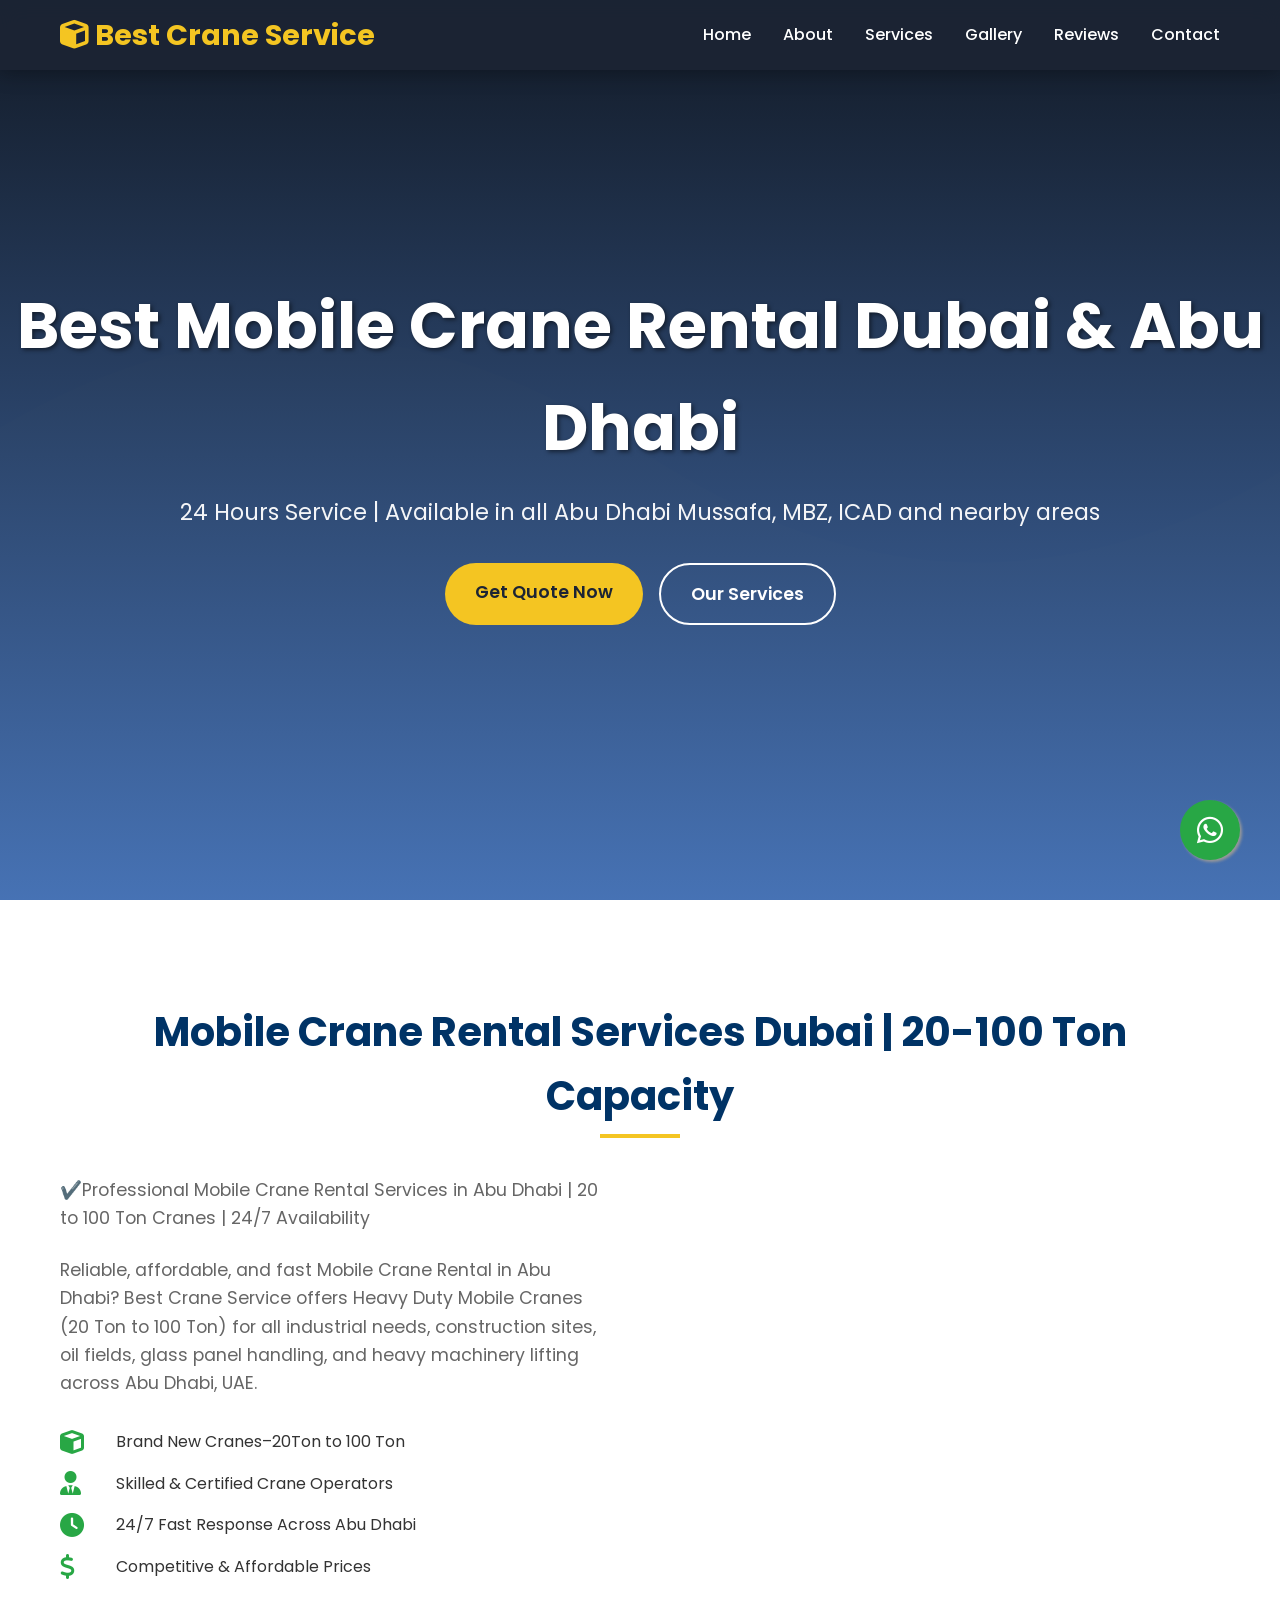
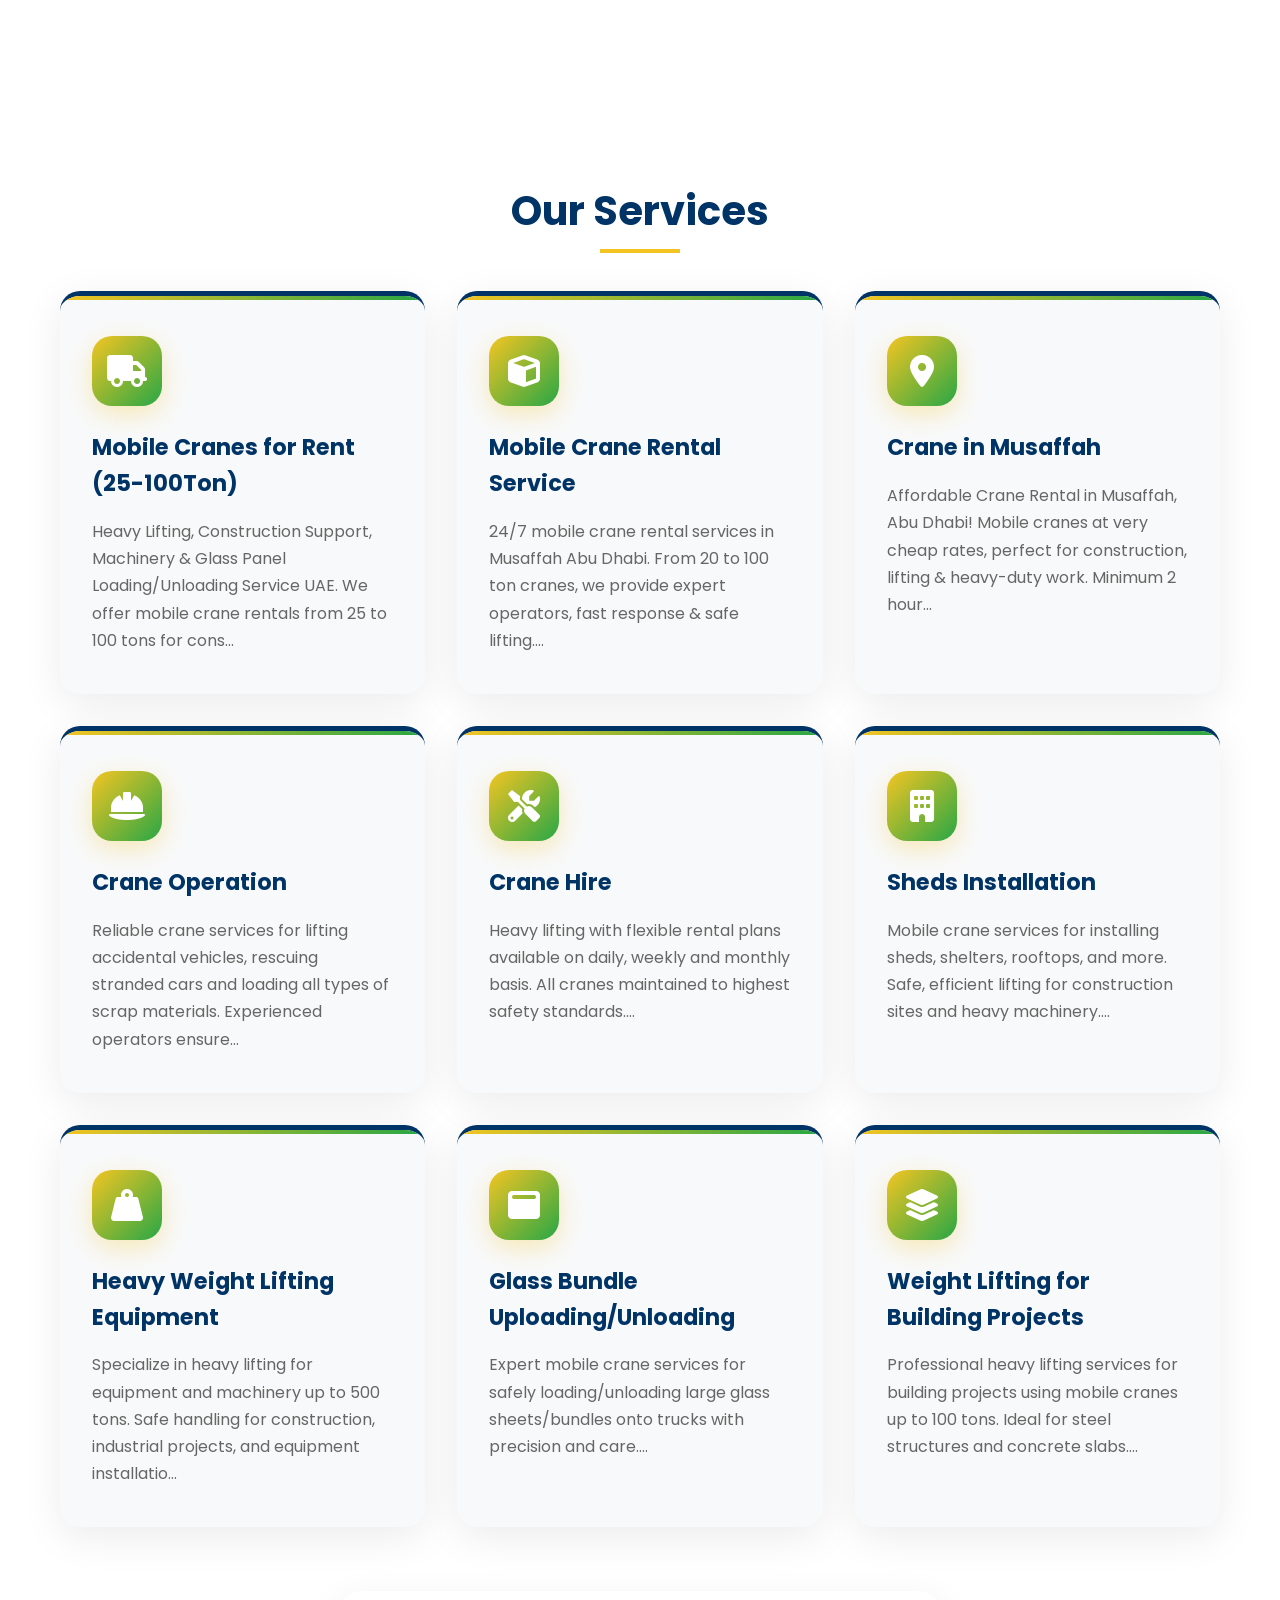
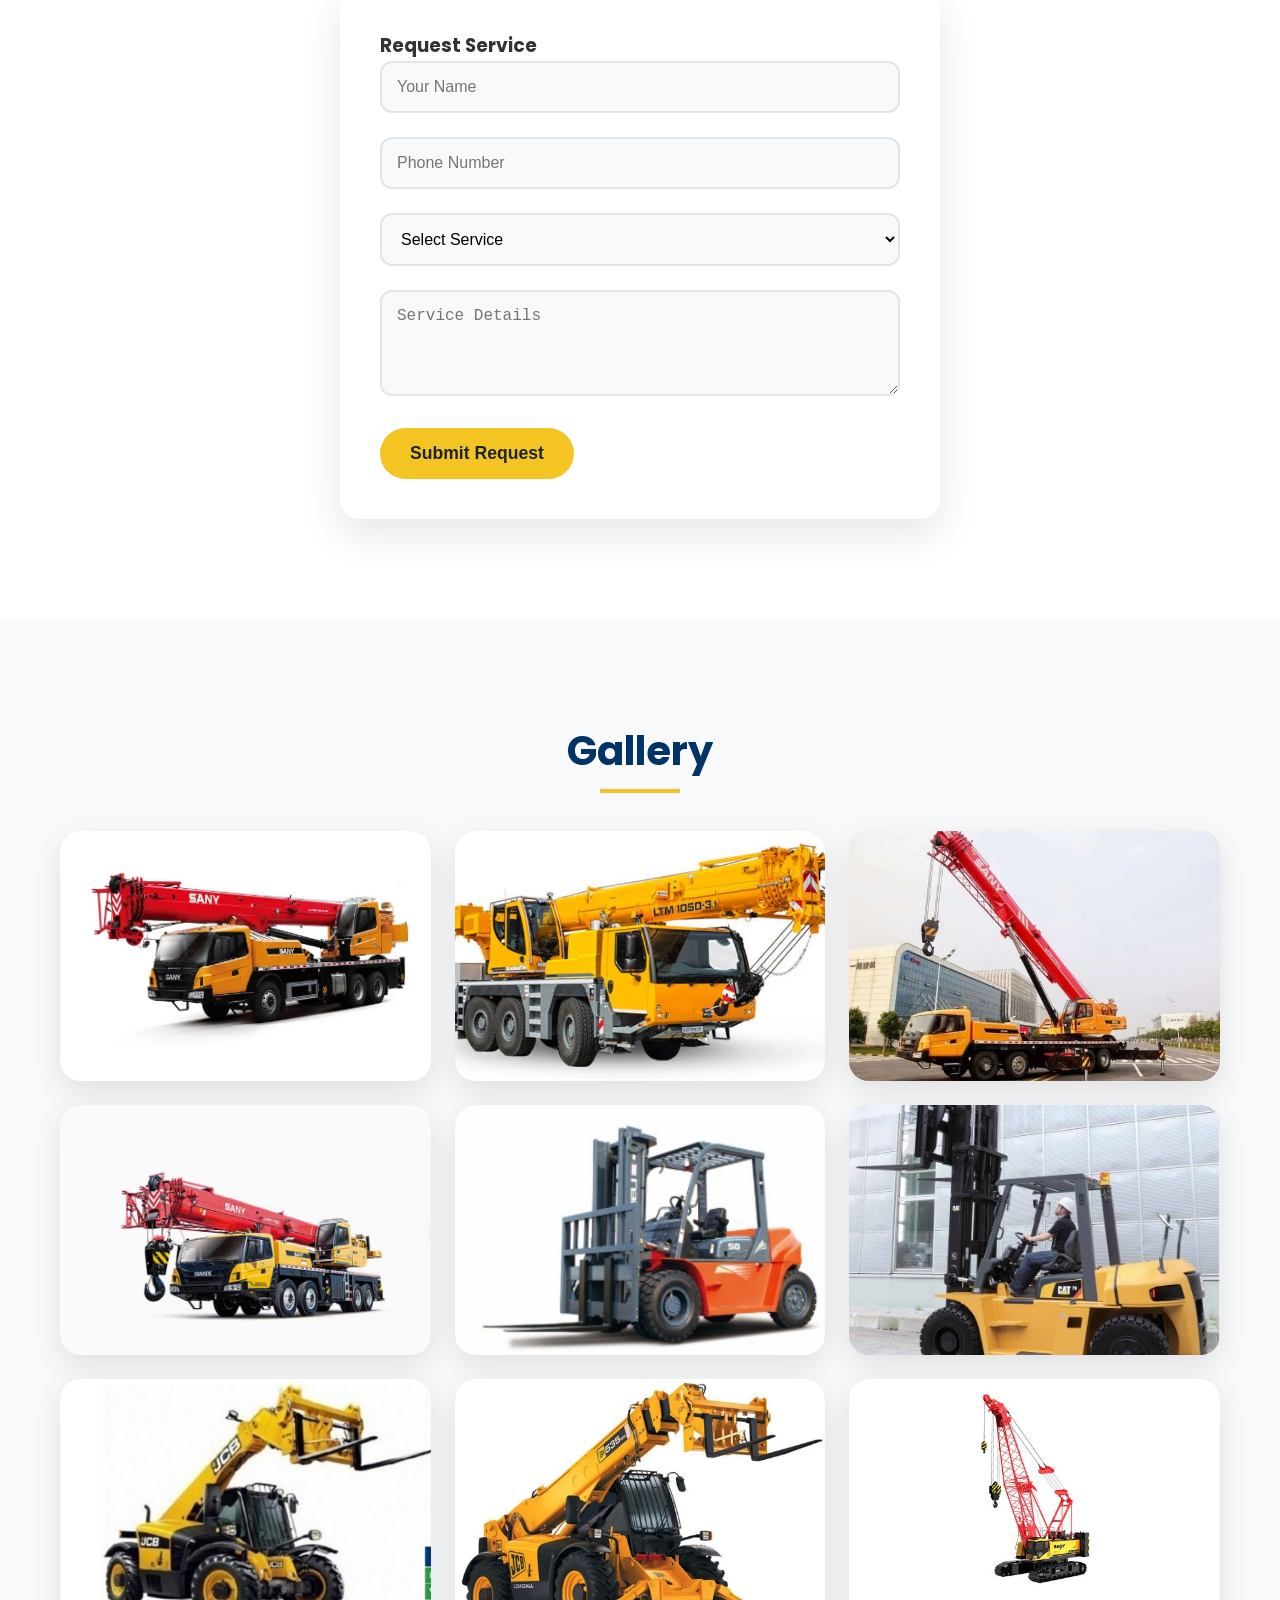
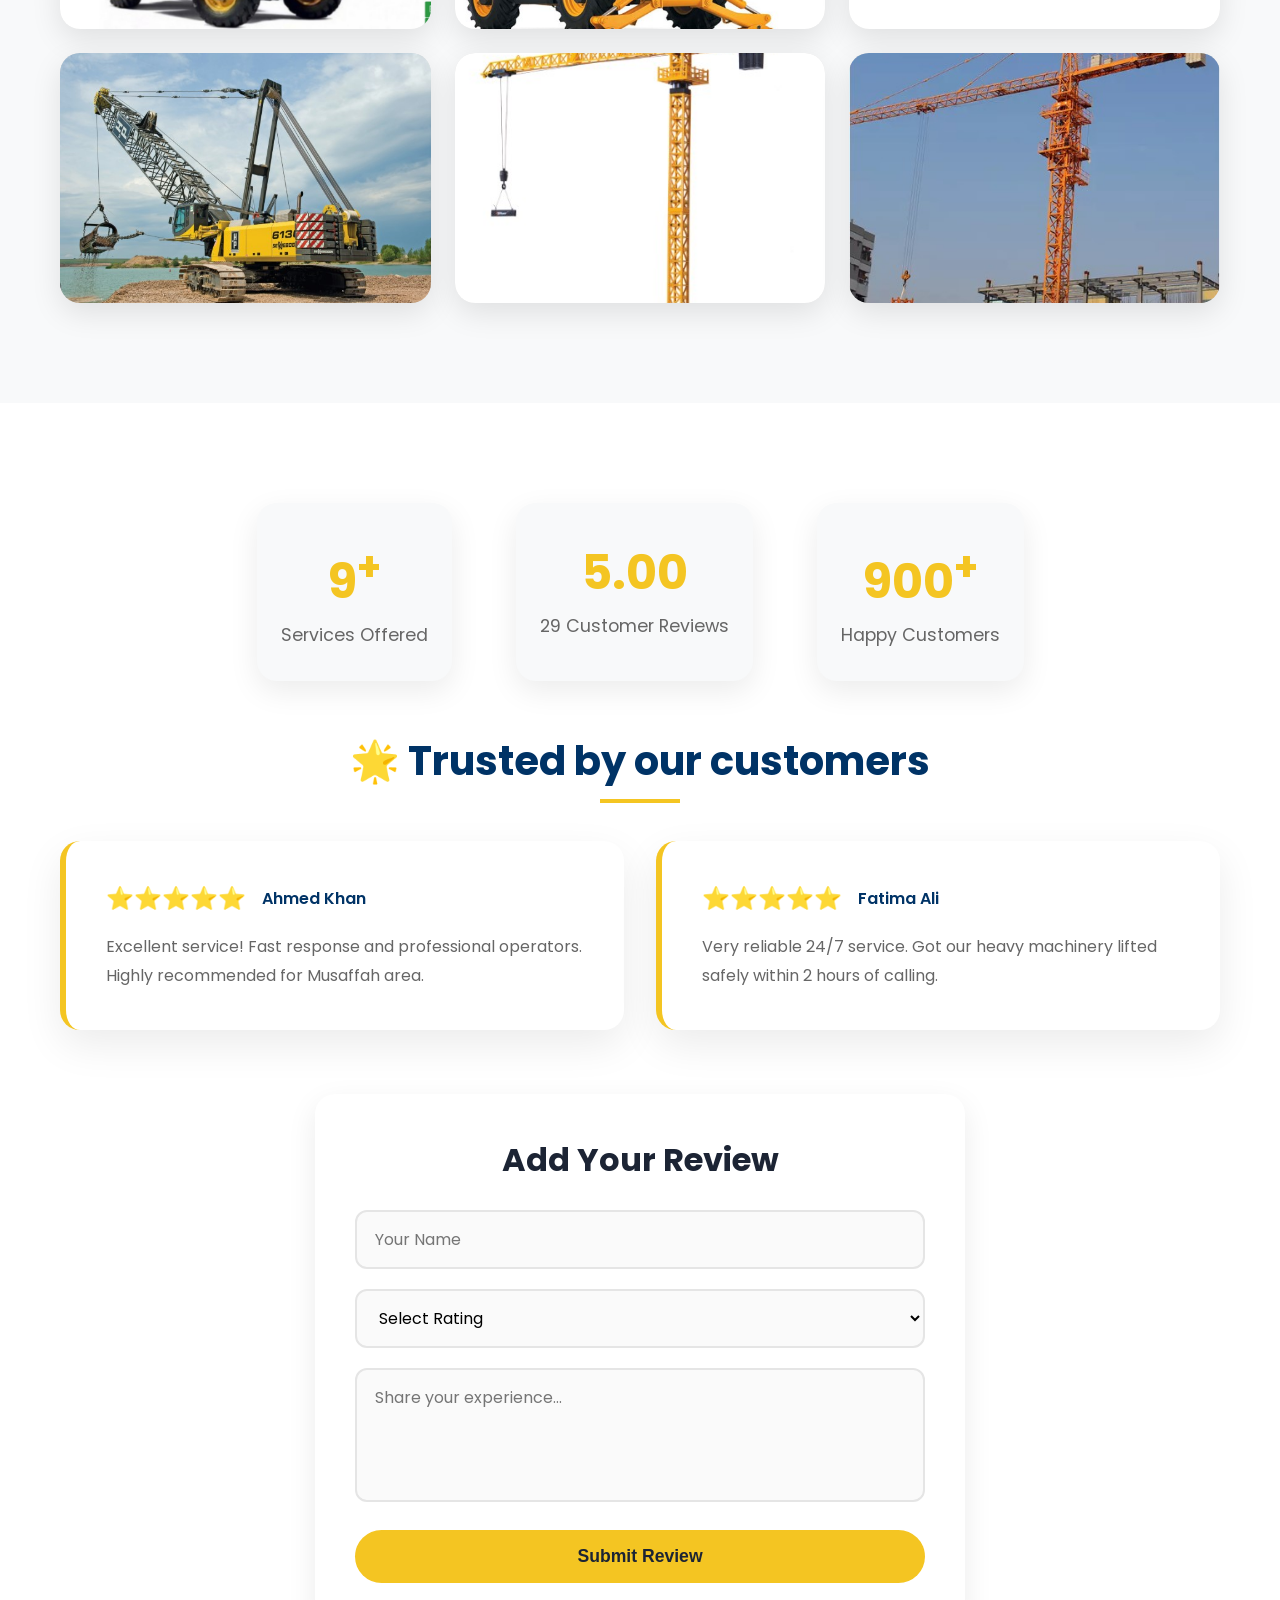
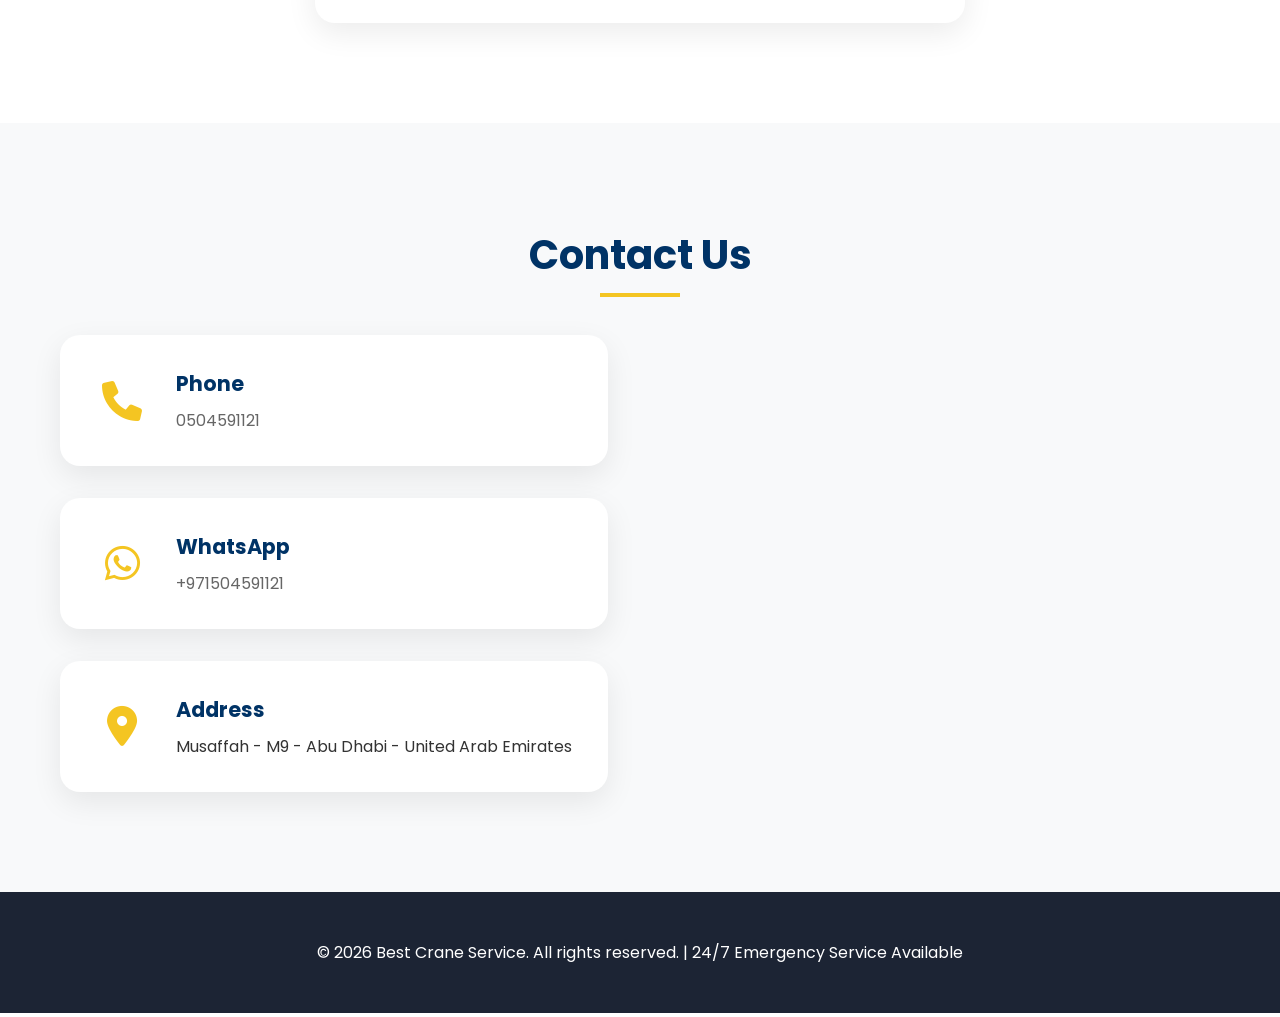
<file: index.html>
<!DOCTYPE html>
<html lang="en" dir="ltr">
<head>
    <!-- SEO META TAGS -->
    <meta charset="UTF-8">
    <meta name="viewport" content="width=device-width, initial-scale=1.0">
    
    <!-- Primary Title for SEO -->
    <title>Best Crane Rental Dubai | Mobile Crane Service Abu Dhabi | 20-100 Ton Cranes 24/7</title>
    
    <!-- Open Graph / Social Media -->
    <meta property="og:title" content="Best Crane Rental Dubai | Mobile Crane Service Abu Dhabi">
    <meta property="og:description" content="24/7 Mobile Crane Rental in Dubai & Abu Dhabi. 20-100 Ton Cranes for Construction, Heavy Lifting, Glass Panels. Musaffah, MBZ, ICAD. Call 0504591121">
    <meta property="og:image" content="https://picsum.photos/1200/630?random=1">
    <meta property="og:url" content="https://bestcraneservice.ae">
    <meta property="og:type" content="website">
    
    <!-- Twitter Cards -->
    <meta name="twitter:card" content="summary_large_image">
    <meta name="twitter:title" content="Best Crane Rental Dubai | Mobile Crane Service Abu Dhabi">
    <meta name="twitter:description" content="Professional 20-100 Ton Mobile Cranes. 24/7 Service in Musaffah, MBZ, ICAD. Call Now!">
    
    <!-- SEO Description -->
    <meta name="description" content="Best Mobile Crane Rental Dubai & Abu Dhabi. 20-100 Ton Cranes for Construction, Heavy Lifting, Glass Panels, Oil Fields. 24/7 Service in Musaffah, MBZ, ICAD. Call 0504591121">
    
    <!-- SEO Keywords -->
    <meta name="keywords" content="crane rental dubai, mobile crane abu dhabi, crane service uae, heavy lifting dubai, 20 ton crane rental, 50 ton crane, 100 ton crane, musaffah crane service, mbz crane rental, icad cranes">
    
    <!-- Business Schema -->
    <script type="application/ld+json">
    {
        "@context": "https://schema.org",
        "@type": "LocalBusiness",
        "name": "Best Crane Service",
        "description": "24/7 Mobile Crane Rental in Dubai & Abu Dhabi. 20-100 Ton Cranes.",
        "telephone": "0504591121",
        "url": "https://bestcraneservice.ae",
        "address": {
            "@type": "PostalAddress",
            "streetAddress": "M9",
            "addressLocality": "Musaffah",
            "addressRegion": "Abu Dhabi",
            "addressCountry": "UAE"
        },
        "geo": {
            "@type": "GeoCoordinates",
            "latitude": 24.3667,
            "longitude": 54.4667
        },
        "openingHours": "Mo-Su 00:00-23:59",
        "priceRange": "$$",
        "sameAs": [
            "https://wa.me/+971504591121"
        ],
        "serviceType": "Mobile Crane Rental",
        "areaServed": ["Dubai", "Abu Dhabi", "Musaffah", "MBZ", "ICAD", "UAE"]
    }
    </script>

    <!-- Favicon -->
     <link rel="icon" type="image/jpg" sizes="32x32" href="images/logo.jpg">
    <link rel="icon" type="image/jpg" sizes="16x16" href="images/logo.jpg">
    <link rel="shortcut icon" href="images/icon.png">
    
    <link rel="stylesheet" href="style.css">
    <link href="https://cdnjs.cloudflare.com/ajax/libs/font-awesome/6.0.0/css/all.min.css" rel="stylesheet">
    <link href="https://fonts.googleapis.com/css2?family=Poppins:wght@300;400;500;600;700;800&display=swap" rel="stylesheet">
    
    <link rel="stylesheet" href="style.css">
    <link href="https://cdnjs.cloudflare.com/ajax/libs/font-awesome/6.0.0/css/all.min.css" rel="stylesheet">
    <link href="https://fonts.googleapis.com/css2?family=Poppins:wght@300;400;500;600;700;800&display=swap" rel="stylesheet">
</head>
<body>
    <!-- WhatsApp Toggle Button -->
    <a href="https://wa.me/+971504591121?text=Hi! I need crane service in Abu Dhabi" class="whatsapp-float" target="_blank">
        <i class="fab fa-whatsapp"></i>
    </a>

    <!-- Header -->
    <header class="header">
        <nav class="navbar">
            <div class="nav-container">
                <div class="logo">
                    <h2><i class="fas fa-cube"></i> Best Crane Service</h2>
                </div>
                <ul class="nav-menu">
                    <li><a href="#home" class="nav-link">Home</a></li>
                    <li><a href="#about" class="nav-link">About</a></li>
                    <li><a href="#services" class="nav-link">Services</a></li>
                    <li><a href="#gallery" class="nav-link">Gallery</a></li>
                    <li><a href="#reviews" class="nav-link">Reviews</a></li>
                    <li><a href="#contact" class="nav-link">Contact</a></li>
                </ul>
                <div class="hamburger">
                    <span></span>
                    <span></span>
                    <span></span>
                </div>
            </div>
        </nav>
    </header>

    <!-- Home Section -->
    <section id="home" class="hero">
        <div class="hero-content">
            <h1>Best Mobile Crane Rental Dubai & Abu Dhabi</h1>
            <p class="hero-subtitle">24 Hours Service | Available in all Abu Dhabi Mussafa, MBZ, ICAD and nearby areas</p>
            <div class="hero-buttons">
                <a href="#contact" class="btn btn-primary">Get Quote Now</a>
                <a href="#services" class="btn btn-secondary">Our Services</a>
            </div>
        </div>
    </section>

    <!-- About Section -->
    <section id="about" class="about">
        <div class="container">
            <h2 class="section-title">Mobile Crane Rental Services Dubai | 20-100 Ton Capacity</h2>
            <div class="about-content">
                <div class="about-text">
                    <p>✔️Professional Mobile Crane Rental Services in Abu Dhabi | 20 to 100 Ton Cranes | 24/7 Availability</p>
                    <p>Reliable, affordable, and fast Mobile Crane Rental in Abu Dhabi? Best Crane Service offers Heavy Duty Mobile Cranes (20 Ton to 100 Ton) for all industrial needs, construction sites, oil fields, glass panel handling, and heavy machinery lifting across Abu Dhabi, UAE.</p>
                    <div class="features">
                        <div class="feature">
                            <i class="fas fa-cube"></i>
                            <span>Brand New Cranes–20Ton to 100 Ton</span>
                        </div>
                        <div class="feature">
                            <i class="fas fa-user-tie"></i>
                            <span>Skilled & Certified Crane Operators</span>
                        </div>
                        <div class="feature">
                            <i class="fas fa-clock"></i>
                            <span>24/7 Fast Response Across Abu Dhabi</span>
                        </div>
                        <div class="feature">
                            <i class="fas fa-dollar-sign"></i>
                            <span>Competitive & Affordable Prices</span>
                        </div>
                    </div>
                </div>
            </div>
        </div>
    </section>

    <!-- Services Section -->
    <section id="services" class="services">
        <div class="container">
            <h2 class="section-title">Our Services</h2>
            <div class="services-grid" id="servicesGrid">
                <!-- Services will be loaded dynamically -->
            </div>
            <!-- Service Request Form -->
            <div class="service-form-container">
                <h3>Request Service</h3>
                <form id="serviceForm" class="service-form">
                    <div class="form-group">
                        <input type="text" id="name" placeholder="Your Name" required>
                    </div>
                    <div class="form-group">
                        <input type="tel" id="phone" placeholder="Phone Number" required>
                    </div>
                    <div class="form-group">
                        <select id="serviceType" required>
                            <option value="">Select Service</option>
                        </select>
                    </div>
                    <div class="form-group">
                        <textarea id="details" placeholder="Service Details" rows="4"></textarea>
                    </div>
                    <button type="submit" class="btn btn-primary">Submit Request</button>
                </form>
            </div>
        </div>
    </section>

    <!-- Gallery Section -->
    <section id="gallery" class="gallery">
        <div class="container">
            <h2 class="section-title">Gallery</h2>
            <div class="gallery-grid" id="galleryGrid">
                <!-- Gallery images will be loaded dynamically -->
            </div>
        </div>
    </section>

    <!-- Reviews Section -->
    <section id="reviews" class="reviews">
        <div class="container">
            <div class="stats">
                <div class="stat">
                    <h3>9<sup>+</sup></h3>
                    <p>Services Offered</p>
                </div>
                <div class="stat">
                    <h3>5.00</h3>
                    <p>29 Customer Reviews</p>
                </div>
                <div class="stat">
                    <h3>900<sup>+</sup></h3>
                    <p>Happy Customers</p>
                </div>
            </div>
            <h2 class="section-title">🌟 Trusted by our customers</h2>
            <div class="reviews-grid" id="reviewsGrid">
                <!-- Reviews will be loaded dynamically -->
            </div>
            <!-- Add Review Form -->
            <div class="review-form-container">
                <h3>Add Your Review</h3>
                <form id="reviewForm" class="review-form">
                    <div class="form-group">
                        <input type="text" id="reviewName" placeholder="Your Name" required>
                    </div>
                    <div class="form-group">
                        <select id="rating" required>
                            <option value="">Select Rating</option>
                            <option value="5">⭐⭐⭐⭐⭐ 5 Stars</option>
                            <option value="4">⭐⭐⭐⭐ 4 Stars</option>
                            <option value="3">⭐⭐⭐ 3 Stars</option>
                            <option value="2">⭐⭐ 2 Stars</option>
                            <option value="1">⭐ 1 Star</option>
                        </select>
                    </div>
                    <div class="form-group">
                        <textarea id="reviewText" placeholder="Share your experience..." rows="4" required></textarea>
                    </div>
                    <button type="submit" class="btn btn-primary">Submit Review</button>
                </form>
            </div>
        </div>
    </section>

    <!-- Contact Section -->
    <section id="contact" class="contact">
        <div class="container">
            <h2 class="section-title">Contact Us</h2>
            <div class="contact-content">
                <div class="contact-info" id="contactInfo">
                    <!-- Contact info loaded dynamically -->
                </div>
                <div class="contact-map">
    <iframe
        src="https://maps.google.com/maps?q=Mussafah%20M9%20Abu%20Dhabi&t=&z=17&ie=UTF8&iwloc=&output=embed"
        width="100%"
        height="400"
        style="border:0;"
        allowfullscreen=""
        loading="lazy">
    </iframe>
</div>
            </div>
        </div>
    </section>

    <!-- Footer -->
    <footer class="footer">
        <div class="container">
            <p>&copy; 2026 Best Crane Service. All rights reserved. | 24/7 Emergency Service Available</p>
        </div>
    </footer>

    <script src="script.js"></script>
</body>
</html>
</file>
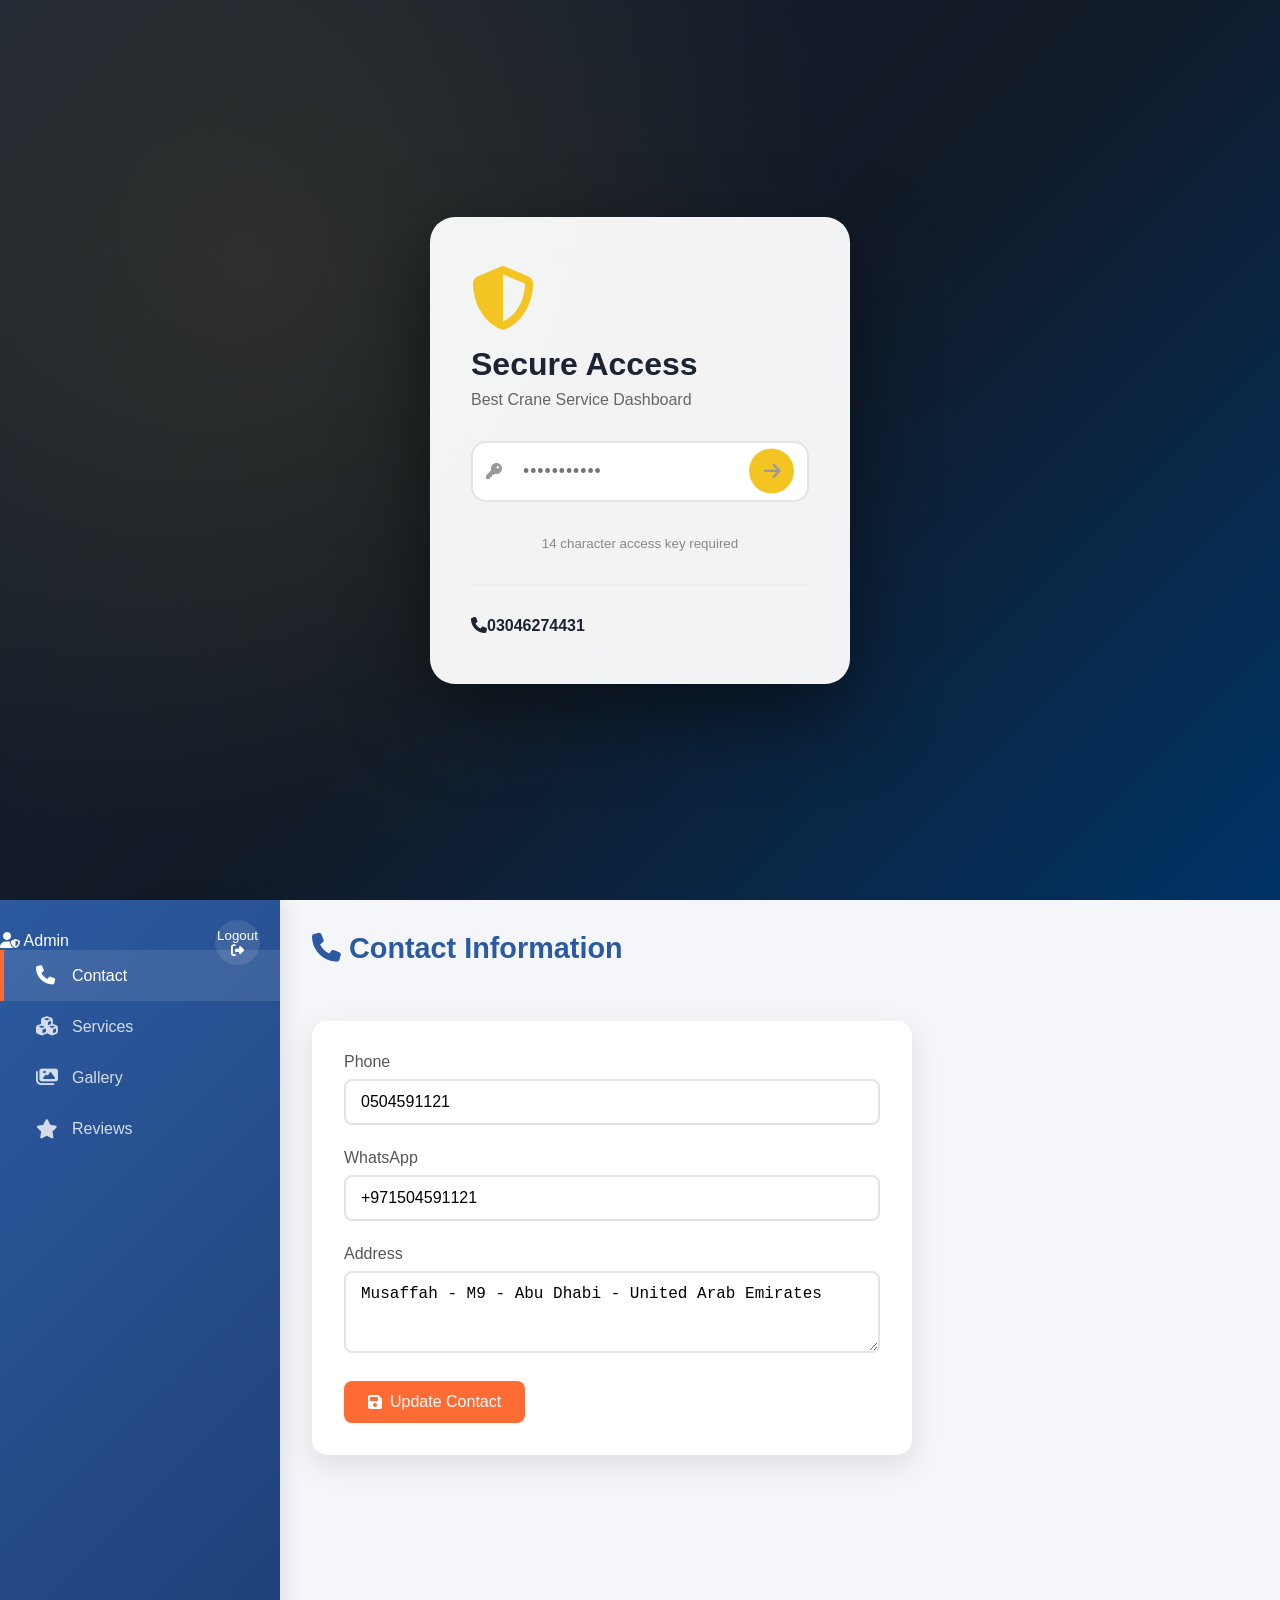
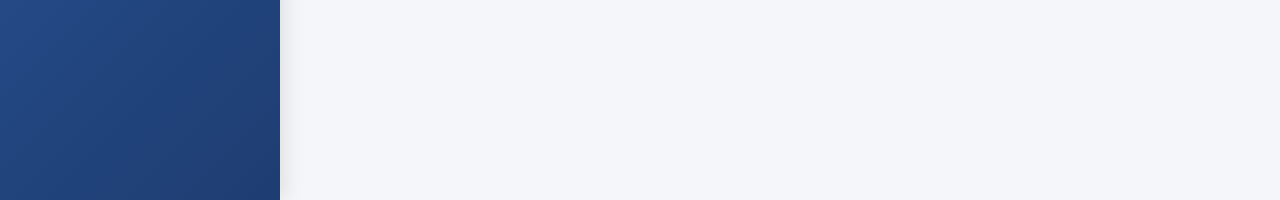
<file: admin.html>
<!DOCTYPE html>
<html lang="en">
<head>
    <meta charset="UTF-8">
    <meta name="viewport" content="width=device-width, initial-scale=1.0">
    <meta name="robots" content="noindex, nofollow, noarchive">
    <title>Best Crane Service - Dashboard</title> <!-- Generic title -->
    <link rel="stylesheet" href="admin.css?v=2.1">
    <link href="https://cdnjs.cloudflare.com/ajax/libs/font-awesome/6.4.0/css/all.min.css" rel="stylesheet">
    <style>
        /* Anti-Selection */
        body { user-select: none; -webkit-user-select: none; }
        /* Hide from bots */
        .admin-panel { display: none; }
    </style>
</head>
<body>
        <!-- 🔐 LOGIN SCREEN (Publicly Visible) -->
    <div id="loginContainer" class="login-wrapper">
        <div class="login-box">
            <div class="login-header">
                <i class="fas fa-shield-alt"></i>
                <h1>Secure Access</h1>
                <p>Best Crane Service Dashboard</p>
            </div>
            <form id="authForm">
                <div class="input-group">
                    <i class="fas fa-key"></i>
                    <input type="password" id="accessKey" placeholder="•••••••••••" maxlength="20" required>
                    <button type="submit" class="submit-btn">
                        <i class="fas fa-arrow-right"></i>
                    </button>
                </div>
                <div class="login-hint">
                    <small>14 character access key required</small>
                </div>
            </form>
            <div class="support">
                <p><i class="fas fa-phone"></i>03046274431</p>
            </div>
        </div>
    </div>
     <!-- 🛡️ ADMIN PANEL (Hidden Until Auth) -->
    <div id="adminPanel" class="admin-container">
        <!-- Sidebar -->
        <aside class="sidebar">
            <div class="sidebar-header">
                <div class="user-info">
                    <i class="fas fa-user-shield"></i>
                    <span>Admin</span>
                </div>
                <button id="logoutBtn" class="logout-btn"><span>Logout</span>
                    <i class="fas fa-sign-out-alt"></i>
                </button>
            </div>
            <nav class="admin-nav">
                <a href="#contact" class="nav-item active" data-section="contact">
                    <i class="fas fa-phone"></i> Contact
                </a>
                <a href="#services" class="nav-item" data-section="services">
                    <i class="fas fa-cubes"></i> Services
                </a>
                <a href="#gallery" class="nav-item" data-section="gallery">
                    <i class="fas fa-images"></i> Gallery
                </a>
                <a href="#reviews" class="nav-item" data-section="reviews">
                    <i class="fas fa-star"></i> Reviews
                </a>
            </nav>
        </aside>

        <!-- Main Content (Same as before) -->
        <main class="admin-main">
            <!-- Contact Section -->
            <section id="contact-section" class="admin-section active">
                <div class="section-header">
                    <h2><i class="fas fa-phone"></i> Contact Information</h2>
                </div>
                <form id="contactForm" class="admin-form">
                    <div class="form-row">
                        <div class="form-group">
                            <label>Phone</label>
                            <input type="text" id="adminPhone" required>
                        </div>
                        <div class="form-group">
                            <label>WhatsApp</label>
                            <input type="tel" id="adminWhatsapp" required>
                        </div>
                    </div>
                    <div class="form-group">
                        <label>Address</label>
                        <textarea id="adminAddress" rows="3" required></textarea>
                    </div>
                    <button type="submit" class="btn btn-primary">
                        <i class="fas fa-save"></i> Update Contact
                    </button>
                </form>
            </section>
            <!-- Services Management -->
            <section id="services-section" class="admin-section">
                <div class="section-header">
                    <h2>Services Management</h2>
                    <button class="btn btn-success" id="addServiceBtn">
                        <i class="fas fa-plus"></i> Add Service
                    </button>
                </div>
                <div id="servicesList" class="items-list"></div>
            </section>

            <!-- Gallery Management -->
            <section id="gallery-section" class="admin-section">
                <div class="section-header">
                    <h2>Gallery Management</h2>
                    <button class="btn btn-success" id="addImageBtn">
                        <i class="fas fa-plus"></i> Add Image
                    </button>
                </div>
                <div id="galleryList" class="items-list"></div>
            </section>

            <!-- Reviews Management -->
            <section id="reviews-section" class="admin-section">
                <div class="section-header">
                    <h2>Reviews Management</h2>
                </div>
                <div id="reviewsList" class="items-list"></div>
            </section>
        </main>
    </div>
    <!-- Add Service Modal -->
<!-- Service Modal - ICON DROPDOWN ADDED -->
<div id="serviceModal" class="modal">
    <div class="modal-content">
        <div class="modal-header">
            <h3 id="modalTitle">Add New Service</h3>
            <span class="close">&times;</span>
        </div>
        <form id="serviceFormModal">
            <div class="form-group">
                <label>Service Title *</label>
                <input type="text" id="serviceTitle" placeholder="Enter service title" required>
            </div>
            
            <div class="form-group">
                <label>Choose Icon ✨</label>
                <div class="icon-selector">
                    <select id="serviceIcon" required>
                        <option value="">Select Icon</option>
                        <option value="fas fa-truck-pickup">🚛 Truck Crane</option>
                        <option value="fas fa-cube">📦 Crane Load</option>
                        <option value="fas fa-weight-hanging">⚖️ Heavy Lift</option>
                        <option value="fas fa-hard-hat">👷 Crane Operator</option>
                        <option value="fas fa-tools">🔧 Crane Tools</option>
                        <option value="fas fa-building">🏢 Building</option>
                        <option value="fas fa-window-maximize">🪟 Glass Panel</option>
                        <option value="fas fa-layer-group">🏗️ Construction</option>
                        <option value="fas fa-map-marker-alt">📍 Location</option>
                        <option value="fas fa-clock">⏰ 24/7 Service</option>
                        <option value="fas fa-dollar-sign">💰 Affordable</option>
                        <option value="fas fa-shield-alt">🛡️ Safety</option>
                        <option value="fas fa-users">👥 Team</option>
                        <option value="fas fa-cogs">⚙️ Machinery</option>
                    </select>
                    <div id="iconPreview" class="icon-preview">
                        <i class="fas fa-truck-pickup"></i>
                        <span>Preview</span>
                    </div>
                </div>
            </div>
            
            <div class="form-group">
                <label>Description *</label>
                <textarea id="serviceDesc" rows="5" placeholder="Write service description..." required></textarea>
            </div>
            
            <div class="modal-actions">
                <button type="button" class="btn btn-secondary" id="cancelService">Cancel</button>
                <button type="submit" class="btn btn-primary">Save Service</button>
            </div>
        </form>
    </div>
</div>

    <!-- Add Image Modal -->
<div id="imageModal" class="modal">
    <div class="modal-content">
        <div class="modal-header">
            <h3>Add Gallery Image</h3>
            <span class="close">&times;</span>
        </div>
        <form id="imageFormModal">
            <div class="form-group">
                <label>Image URL</label>
                <input type="url" id="imageUrl" placeholder="https://example.com/crane-image.jpg" required>
            </div>
            <div class="form-group">
                <label>Live Preview</label>
                <div style="border: 2px dashed #ddd; border-radius: 10px; padding: 1rem; text-align: center; min-height: 200px; background: #f8f9fa;">
                    <img id="imagePreview" style="max-width: 100%; max-height: 200px; border-radius: 8px; display: none;">
                    <p id="previewText" style="color: #666; margin: 0;">Enter URL above to see preview</p>
                </div>
            </div>
            <div class="modal-actions">
                <button type="button" class="btn btn-secondary" id="cancelImage">Cancel</button>
                <button type="submit" class="btn btn-primary">Add Image</button>
            </div>
        </form>
    </div>
</div>

    <script src="admin.js"></script>
</body>
</html>
</file>
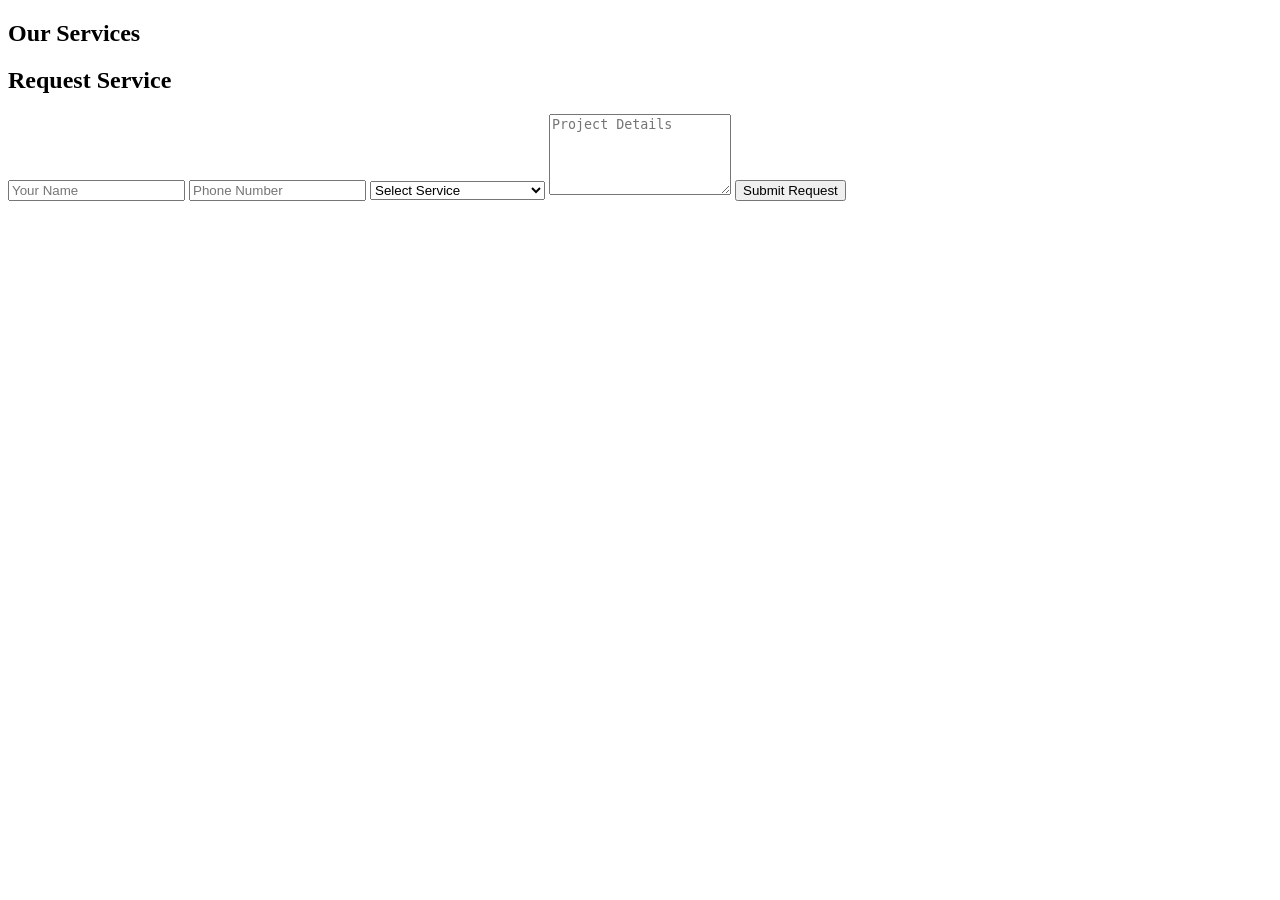
<file: services.html>
<!DOCTYPE html>
<html lang="en">
<head>
    <title>Services - Best Crane Service</title>
</head>
<body>
    <!-- Navbar & WhatsApp -->

    <section class="page-hero">
        <div class="container">
            <h1>Our Services</h1>
        </div>
    </section>

    <section class="services-list">
        <div class="container">
            <!-- Services loaded dynamically from localStorage -->
            <div id="services-container">
                <!-- Admin editable services will appear here -->
            </div>
        </div>
    </section>

    <!-- Service Request Form -->
    <section class="service-form">
        <div class="container">
            <div class="card">
                <h2>Request Service</h2>
                <form id="service-form">
                    <input type="text" placeholder="Your Name" required>
                    <input type="tel" placeholder="Phone Number" required>
                    <select required>
                        <option value="">Select Service</option>
                        <option>Mobile Cranes 25-100Ton</option>
                        <!-- Dynamic options -->
                    </select>
                    <textarea placeholder="Project Details" rows="5" required></textarea>
                    <button type="submit" class="btn-primary full-width">Submit Request</button>
                </form>
            </div>
        </div>
    </section>
</body>
</html>
</file>
<file: style.css>
* {
    margin: 0;
    padding: 0;
    box-sizing: border-box;
}

body {
    font-family: 'Poppins', sans-serif;
    line-height: 1.6;
    color: #333;
    overflow-x: hidden;
}

/* === COLOR SCHEME === */
:root {
    --nav-bg: #1C2434;
    --hero-bg: #121A26;
    --cta-yellow: #F4C522;
    --body-bg: #FFFFFF;
    --services-heading: #003366;
    --services-card: #F8F9FA;
    --checkmark-green: #28A745;
    --footer-bg: #1C2434;
    --text-dark: #333;
    --text-light: #666;
    --border-light: #e1e5e9;
}

.container {
    max-width: 1200px;
    margin: 0 auto;
    padding: 0 20px;
}

/* Header */
.header {
    position: fixed;
    top: 0;
    width: 100%;
    background: var(--nav-bg);
    backdrop-filter: blur(10px);
    z-index: 1000;
    box-shadow: 0 2px 20px rgba(0,0,0,0.3);
}

.nav-container {
    max-width: 1200px;
    margin: 0 auto;
    padding: 0 20px;
    display: flex;
    justify-content: space-between;
    align-items: center;
    height: 70px;
}

.logo h2 {
    color: #F4C522;
    font-size: 1.8rem;
    font-weight: 700;
}

.nav-menu {
    display: flex;
    list-style: none;
    gap: 2rem;
}

.nav-link {
    text-decoration: none;
    color: #ffffff;
    font-weight: 500;
    transition: color 0.3s;
    position: relative;
}

.nav-link:hover {
    color: var(--cta-yellow);
}

.nav-link::after {
    content: '';
    position: absolute;
    width: 0;
    height: 2px;
    bottom: -5px;
    left: 0;
    background: var(--cta-yellow);
    transition: width 0.3s;
}

.nav-link:hover::after {
    width: 100%;
}

.hamburger {
    display: none;
    flex-direction: column;
    cursor: pointer;
}

.hamburger span {
    width: 25px;
    height: 3px;
    background: #ffffff;
    margin: 3px 0;
    transition: 0.3s;
}

/* WhatsApp Button */
.whatsapp-float {
    position: fixed;
    width: 60px;
    height: 60px;
    bottom: 40px;
    right: 40px;
    background: var(--checkmark-green);
    color: #FFF;
    border-radius: 50px;
    text-align: center;
    font-size: 30px;
    box-shadow: 2px 2px 3px #999;
    z-index: 100;
    animation: whatsapp-bounce 2s infinite;
    display: flex;
    align-items: center;
    justify-content: center;
    text-decoration: none;
}

@keyframes whatsapp-bounce {
    0%, 20%, 50%, 80%, 100% { transform: translateY(0); }
    40% { transform: translateY(-10px); }
    60% { transform: translateY(-5px); }
}

/* Hero Section */
.hero {
    height: 100vh;
    background: linear-gradient(rgba(18, 26, 38, 0.95), rgba(72, 118, 188, 0.95)), 
                url('data:image/svg+xml,<svg xmlns="http://www.w3.org/2000/svg" viewBox="0 0 1200 800"><rect fill="%23121A26" width="1200" height="800"/><path fill="%23F4C522" opacity="0.1" d="M0 400Q300 200 600 400T1200 400V800H0z"/></svg>');
    background-size: cover;
    background-position: center;
    display: flex;
    align-items: center;
    justify-content: center;
    text-align: center;
    color: white;
}

.hero-content h1 {
    font-size: 4rem;
    font-weight: 700;
    margin-bottom: 1rem;
    text-shadow: 2px 2px 4px rgba(0,0,0,0.5);
}

.hero-subtitle {
    font-size: 1.4rem;
    margin-bottom: 2rem;
    opacity: 0.95;
}

.hero-buttons {
    display: flex;
    gap: 1rem;
    justify-content: center;
    flex-wrap: wrap;
}

.btn {
    padding: 15px 30px;
    border: none;
    border-radius: 50px;
    font-size: 1.1rem;
    font-weight: 600;
    text-decoration: none;
    transition: all 0.3s;
    cursor: pointer;
    display: inline-block;
}

.btn-primary {
    background: var(--cta-yellow);
    color: #1C2434;
}

.btn-primary:hover {
    background: #e0b51a;
    transform: translateY(-2px);
    box-shadow: 0 10px 25px rgba(244, 197, 34, 0.4);
}

.btn-secondary {
    background: transparent;
    color: white;
    border: 2px solid white;
}

.btn-secondary:hover {
    background: white;
    color: var(--nav-bg);
}

/* Section Titles */
.section-title {
    font-size: 2.5rem;
    text-align: center;
    margin-bottom: 3rem;
    color: var(--services-heading);
    position: relative;
}

.section-title::after {
    content: '';
    position: absolute;
    width: 80px;
    height: 4px;
    background: var(--cta-yellow);
    bottom: -10px;
    left: 50%;
    transform: translateX(-50%);
}

/* About Section */
.about {
    padding: 100px 0;
    background: var(--body-bg);
}

.about-content {
    display: grid;
    grid-template-columns: 1fr 1fr;
    gap: 4rem;
    align-items: center;
}

.about-text p {
    font-size: 1.1rem;
    margin-bottom: 1.5rem;
    color: var(--text-light);
}

.features {
    display: flex;
    flex-direction: column;
    gap: 1rem;
    margin-top: 2rem;
}

.feature {
    display: flex;
    align-items: center;
    gap: 1rem;
}

.feature i {
    font-size: 1.5rem;
    color: var(--checkmark-green);
    width: 40px;
}

/* Services Section */
.services {
    padding: 100px 0;
    background: var(--body-bg);
}

.services-grid {
    display: grid;
    grid-template-columns: repeat(auto-fit, minmax(350px, 1fr));
    gap: 2rem;
    margin-bottom: 4rem;
}

.service-card {
    background: var(--services-card);
    padding: 2.5rem 2rem;
    border-radius: 20px;
    box-shadow: 0 10px 40px rgba(0,0,0,0.08);
    transition: all 0.4s;
    border-top: 5px solid var(--services-heading);
    position: relative;
    overflow: hidden;
}

.service-card::before {
    content: '';
    position: absolute;
    top: 0;
    left: 0;
    right: 0;
    height: 4px;
    background: linear-gradient(90deg, var(--cta-yellow), var(--checkmark-green));
}

.service-card:hover {
    transform: translateY(-12px);
    box-shadow: 0 25px 50px rgba(0,0,0,0.15);
}

.service-icon {
    width: 70px;
    height: 70px;
    background: linear-gradient(135deg, var(--cta-yellow), var(--checkmark-green));
    border-radius: 20px;
    display: flex;
    align-items: center;
    justify-content: center;
    margin-bottom: 1.5rem;
    font-size: 2rem;
    color: white;
    box-shadow: 0 8px 25px rgba(244, 197, 34, 0.3);
}

.service-card h3 {
    color: var(--services-heading);
    margin-bottom: 1rem;
    font-size: 1.4rem;
}

.service-card p {
    color: var(--text-light);
    line-height: 1.7;
}

.service-form-container {
    max-width: 600px;
    margin: 0 auto;
    background: white;
    padding: 2.5rem;
    border-radius: 20px;
    box-shadow: 0 15px 40px rgba(0,0,0,0.1);
}

.service-form .form-group {
    margin-bottom: 1.5rem;
}

.service-form input,
.service-form select,
.service-form textarea {
    width: 100%;
    padding: 15px;
    border: 2px solid var(--border-light);
    border-radius: 12px;
    font-size: 1rem;
    transition: border-color 0.3s;
    background: var(--services-card);
}

.service-form input:focus,
.service-form select:focus,
.service-form textarea:focus {
    outline: none;
    border-color: var(--services-heading);
}

/* Gallery Section */
.gallery {
    padding: 100px 0;
    background: var(--services-card);
}

.gallery-grid {
    display: grid;
    grid-template-columns: repeat(auto-fit, minmax(300px, 1fr));
    gap: 1.5rem;
}

.gallery-item {
    position: relative;
    overflow: hidden;
    border-radius: 20px;
    height: 250px;
    background: #ddd;
    cursor: pointer;
    transition: all 0.4s;
    box-shadow: 0 10px 30px rgba(0,0,0,0.1);
}

.gallery-item:hover {
    transform: scale(1.05) translateY(-5px);
    box-shadow: 0 20px 40px rgba(0,0,0,0.2);
}

.gallery-item img {
    width: 100%;
    height: 100%;
    object-fit: cover;
}

/* Reviews Section */
.reviews {
    padding: 100px 0;
    background: var(--body-bg);
}

.stats {
    display: flex;
    justify-content: center;
    gap: 4rem;
    margin-bottom: 3rem;
    flex-wrap: wrap;
}

.stat {
    text-align: center;
    background: var(--services-card);
    padding: 2rem 1.5rem;
    border-radius: 20px;
    box-shadow: 0 10px 30px rgba(0,0,0,0.08);
}

.stat h3 {
    font-size: 3rem;
    color: var(--cta-yellow);
    font-weight: 700;
}

.stat p {
    color: var(--text-light);
    font-size: 1.1rem;
}

.reviews-grid {
    display: grid;
    grid-template-columns: repeat(auto-fit, minmax(350px, 1fr));
    gap: 2rem;
    margin-bottom: 4rem;
}

.review-card {
    background: white;
    padding: 2.5rem;
    border-radius: 20px;
    box-shadow: 0 15px 40px rgba(0,0,0,0.08);
    border-left: 6px solid var(--cta-yellow);
}

.review-header {
    display: flex;
    align-items: center;
    gap: 1rem;
    margin-bottom: 1rem;
}

.rating {
    color: var(--checkmark-green);
    font-size: 1.4rem;
}

.reviewer-name {
    font-weight: 600;
    color: var(--services-heading);
}

.review-text {
    color: var(--text-light);
    line-height: 1.8;
}

.review-form-container {
    max-width: 600px;
    margin: 0 auto;
    background: white;
    padding: 3rem;
    border-radius: 20px;
    box-shadow: 0 20px 50px rgba(0,0,0,0.1);
}

/* Contact Section */
.contact {
    padding: 100px 0;
    background: var(--services-card);
}

.contact-content {
    display: grid;
    grid-template-columns: 1fr 1fr;
    gap: 4rem;
}

.contact-info {
    display: flex;
    flex-direction: column;
    gap: 2rem;
}

.contact-item {
    display: flex;
    align-items: center;
    gap: 1.5rem;
    padding: 2rem;
    background: white;
    border-radius: 20px;
    box-shadow: 0 10px 30px rgba(0,0,0,0.08);
}

.contact-item i {
    font-size: 2.5rem;
    color: var(--cta-yellow);
    width: 60px;
    text-align: center;
}

.contact-item h3 {
    color: var(--services-heading);
    margin-bottom: 0.5rem;
    font-size: 1.3rem;
}

.contact-item p a {
    color: var(--text-light);
    text-decoration: none;
}

.contact-item p a:hover {
    color: var(--cta-yellow);
}

/* Footer */
.footer {
    background: var(--footer-bg);
    color: white;
    text-align: center;
    padding: 3rem 0;
}

/* Responsive Design */
@media (max-width: 768px) {
    .hamburger {
        display: flex;
    }

    .nav-menu {
        position: fixed;
        left: -100%;
        top: 70px;
        flex-direction: column;
        background-color: var(--nav-bg);
        width: 100%;
        text-align: center;
        transition: 0.3s;
        box-shadow: 0 10px 27px rgba(0,0,0,0.3);
        padding: 2rem 0;
    }

    .nav-menu.active {
        left: 0;
    }

    .hero-content h1 {
        font-size: 2.5rem;
    }

    .hero-buttons {
        flex-direction: column;
        align-items: center;
    }

    .about-content,
    .contact-content {
        grid-template-columns: 1fr;
        gap: 2rem;
    }

    .stats {
        gap: 2rem;
    }

    .stat h3 {
        font-size: 2rem;
    }

    .service-icon {
        width: 60px;
        height: 60px;
        font-size: 1.6rem;
    }
}

/* Review Form Styling */

.review-form-container {
    max-width: 650px;
    margin: 50px auto 0;
    background: #ffffff;
    padding: 40px;
    border-radius: 20px;
    box-shadow: 0 10px 30px rgba(0,0,0,0.08);
    text-align: center;
}

.review-form-container h3 {
    font-size: 2rem;
    margin-bottom: 25px;
    color: #1c2434;
    font-weight: 700;
}

.review-form .form-group {
    margin-bottom: 20px;
}

.review-form input,
.review-form select,
.review-form textarea {
    width: 100%;
    padding: 15px 18px;
    border: 2px solid #e5e5e5;
    border-radius: 12px;
    font-size: 1rem;
    font-family: 'Poppins', sans-serif;
    transition: all 0.3s ease;
    outline: none;
    background: #fafafa;
}

.review-form input:focus,
.review-form select:focus,
.review-form textarea:focus {
    border-color: #f4c522;
    background: #fff;
    box-shadow: 0 0 10px rgba(244, 197, 34, 0.2);
}

.review-form textarea {
    resize: none;
}

.review-form .btn {
    width: 100%;
    padding: 16px;
    border: none;
    border-radius: 50px;
    background: #f4c522;
    color: #1c2434;
    font-size: 1.1rem;
    font-weight: 700;
    cursor: pointer;
    transition: all 0.3s ease;
}

.review-form .btn:hover {
    transform: translateY(-3px);
    background: #e0b400;
    box-shadow: 0 8px 20px rgba(244, 197, 34, 0.4);
}
</file>
<file: admin.css>
* {
    margin: 0;
    padding: 0;
    box-sizing: border-box;
}
/* Secure Login Styles */
.login-wrapper {
    min-height: 100vh;
    background: linear-gradient(135deg, #1C2434 0%, #121A26 50%, #003366 100%);
    display: flex;
    align-items: center;
    justify-content: center;
    padding: 2rem;
    position: relative;
    overflow: hidden;
}

.login-wrapper::before {
    content: '';
    position: absolute;
    top: 0;
    left: 0;
    width: 100%;
    height: 100%;
    background: radial-gradient(circle at 20% 30%, rgba(244,197,34,0.1) 0%, transparent 50%);
    pointer-events: none;
}

.login-box {
    background: rgba(255,255,255,0.95);
    backdrop-filter: blur(20px);
    padding: 3rem 2.5rem;
    border-radius: 25px;
    box-shadow: 0 30px 80px rgba(0,0,0,0.5);
    max-width: 420px;
    width: 100%;
    border: 1px solid rgba(255,255,255,0.2);
    position: relative;
    z-index: 2;
}

.login-header i {
    font-size: 4rem;
    color: #F4C522;
    margin-bottom: 1rem;
}

.login-header h1 {
    color: #1C2434;
    font-size: 2rem;
    margin-bottom: 0.5rem;
    font-weight: 800;
}

.login-header p {
    color: #666;
    margin-bottom: 2rem;
}

.input-group {
    position: relative;
    margin-bottom: 2rem;
}

.input-group i {
    position: absolute;
    left: 15px;
    top: 50%;
    transform: translateY(-50%);
    color: #999;
    z-index: 2;
}

.input-group input {
    width: 100%;
    padding: 18px 20px 18px 50px;
    border: 2px solid #e1e5e9;
    border-radius: 15px;
    font-size: 1.1rem;
    background: white;
    transition: all 0.3s;
    letter-spacing: 1px;
}

.input-group input:focus {
    outline: none;
    border-color: #F4C522;
    box-shadow: 0 0 0 4px rgba(244,197,34,0.1);
}

.submit-btn {
    position: absolute;
    right: 15px;
    top: 50%;
    transform: translateY(-50%);
    background: #F4C522;
    border: none;
    border-radius: 50%;
    width: 45px;
    height: 45px;
    color: #1C2434;
    font-size: 1.2rem;
    cursor: pointer;
    transition: all 0.3s;
}

.submit-btn:hover {
    background: #e6b51a;
    transform: translateY(-50%) scale(1.1);
}

.login-hint {
    text-align: center;
    margin-bottom: 1.5rem;
}

.login-hint small {
    color: #888;
    font-weight: 500;
}

.support {
    margin-top: 2rem;
    padding-top: 2rem;
    border-top: 1px solid #eee;
}

.support p {
    margin: 0;
    color: #1C2434;
    font-weight: 600;
}

/* Hide Admin Panel */
.admin-container {
    display: none;
}

body.unlocked .admin-container {
    display: flex !important;
}

/* Logout Button */
.logout-btn {
    position: absolute;
    top: 20px;
    right: 20px;
    background: rgba(255,255,255,0.1);
    border: none;
    border-radius: 50%;
    width: 45px;
    height: 45px;
    color: white;
    cursor: pointer;
    transition: all 0.3s;
}

.logout-btn:hover {
    background: #F4C522;
    color: #1C2434;
    transform: rotate(90deg);
}
body {
    font-family: 'Poppins', sans-serif;
    background: #f5f6fa;
    color: #333;
}

.admin-container {
    display: flex;
    min-height: 100vh;
}

.sidebar {
    width: 280px;
    background: linear-gradient(135deg, #2c5aa0 0%, #1e3d72 100%);
    color: white;
    padding: 2rem 0;
    position: fixed;
    height: 100vh;
    overflow-y: auto;
    box-shadow: 4px 0 20px rgba(0,0,0,0.1);
}

.logo {
    padding: 0 2rem 2rem;
    border-bottom: 1px solid rgba(255,255,255,0.1);
    margin-bottom: 2rem;
}

.logo h2 {
    font-size: 1.5rem;
    font-weight: 600;
}

.admin-nav {
    display: flex;
    flex-direction: column;
    gap: 0;
}

.nav-item {
    display: flex;
    align-items: center;
    gap: 1rem;
    padding: 1rem 2rem;
    text-decoration: none;
    color: rgba(255,255,255,0.8);
    transition: all 0.3s;
    border-left: 4px solid transparent;
}

.nav-item:hover,
.nav-item.active {
    background: rgba(255,255,255,0.1);
    color: white;
    border-left-color: #ff6b35;
}

.nav-item i {
    font-size: 1.2rem;
    width: 20px;
}

.admin-main {
    margin-left: 280px;
    flex: 1;
    padding: 2rem;
}

.admin-section {
    display: none;
    animation: fadeIn 0.3s ease-in;
}

.admin-section.active {
    display: block;
}

@keyframes fadeIn {
    from { opacity: 0; transform: translateY(10px); }
    to { opacity: 1; transform: translateY(0); }
}

.admin-section h2 {
    margin-bottom: 1.5rem;
    color: #2c5aa0;
    font-size: 1.8rem;
}

.section-header {
    display: flex;
    justify-content: space-between;
    align-items: center;
    margin-bottom: 2rem;
    flex-wrap: wrap;
    gap: 1rem;
}

.admin-form {
    background: white;
    padding: 2rem;
    border-radius: 15px;
    box-shadow: 0 10px 30px rgba(0,0,0,0.1);
    max-width: 600px;
}

.form-group {
    margin-bottom: 1.5rem;
}

.form-group label {
    display: block;
    margin-bottom: 0.5rem;
    font-weight: 500;
    color: #555;
}

.form-group input,
.form-group textarea {
    width: 100%;
    padding: 12px 15px;
    border: 2px solid #e1e5e9;
    border-radius: 8px;
    font-size: 1rem;
    transition: border-color 0.3s;
}

.form-group input:focus,
.form-group textarea:focus {
    outline: none;
    border-color: #2c5aa0;
}

.btn {
    padding: 12px 24px;
    border: none;
    border-radius: 8px;
    font-size: 1rem;
    font-weight: 500;
    cursor: pointer;
    transition: all 0.3s;
    text-decoration: none;
    display: inline-flex;
    align-items: center;
    gap: 0.5rem;
}

.btn-primary {
    background: #ff6b35;
    color: white;
}

.btn-primary:hover {
    background: #e55a2b;
    transform: translateY(-1px);
}

.btn-success {
    background: #28a745;
    color: white;
}

.btn-success:hover {
    background: #218838;
}

.btn-danger {
    background: #dc3545;
    color: white;
}

.btn-danger:hover {
    background: #c82333;
}

.btn-secondary {
    background: #6c757d;
    color: white;
}

.items-list {
    display: grid;
    gap: 1.5rem;
}

.item-card {
    background: white;
    padding: 1.5rem;
    border-radius: 10px;
    box-shadow: 0 5px 15px rgba(0,0,0,0.08);
    border-left: 4px solid #2c5aa0;
    display: flex;
    justify-content: space-between;
    align-items: flex-start;
    gap: 1rem;
}

.item-content h4 {
    color: #2c5aa0;
    margin-bottom: 0.5rem;
}

.item-content p {
    color: #666;
    margin-bottom: 0.5rem;
}

.item-actions {
    display: flex;
    gap: 0.5rem;
}

.item-actions .btn {
    padding: 8px 12px;
    font-size: 0.9rem;
}

/* Modal Styles */
.modal {
    display: none;
    position: fixed;
    z-index: 1000;
    left: 0;
    top: 0;
    width: 100%;
    height: 100%;
    background: rgba(0,0,0,0.5);
    backdrop-filter: blur(5px);
}

.modal-content {
    background: white;
    margin: 5% auto;
    padding: 0;
    border-radius: 15px;
    width: 90%;
    max-width: 600px;
    max-height: 90vh;
    overflow-y: auto;
    animation: modalSlideIn 0.3s ease-out;
}

@keyframes modalSlideIn {
    from {
        opacity: 0;
        transform: translateY(-50px) scale(0.95);
    }
    to {
        opacity: 1;
        transform: translateY(0) scale(1);
    }
}

.modal-header {
    padding: 1.5rem 2rem;
    border-bottom: 1px solid #e1e5e9;
    display: flex;
    justify-content: space-between;
    align-items: center;
}

.modal-header h3 {
    color: #2c5aa0;
}

.close {
    font-size: 2rem;
    font-weight: bold;
    cursor: pointer;
    color: #999;
    line-height: 1;
}

.close:hover {
    color: #333;
}

.modal-actions {
    display: flex;
    gap: 1rem;
    justify-content: flex-end;
    padding: 1rem 2rem 2rem;
    border-top: 1px solid #e1e5e9;
}
/* Icon Selector Styles */
.icon-selector {
    position: relative;
}

#serviceIcon {
    width: 100%;
    padding: 12px 50px 12px 15px;
    background: white;
    border: 2px solid #e1e5e9;
    border-radius: 10px;
    font-size: 1rem;
    cursor: pointer;
}

.icon-preview {
    position: absolute;
    right: 15px;
    top: 50%;
    transform: translateY(-50%);
    display: flex;
    flex-direction: column;
    align-items: center;
    gap: 5px;
    color: #F4C522;
    font-size: 1.6rem;
    background: rgba(244, 197, 34, 0.1);
    padding: 8px 12px;
    border-radius: 8px;
    min-width: 50px;
    text-align: center;
}

.icon-preview i {
    font-size: 1.8rem !important;
}

.icon-preview span {
    font-size: 0.7rem;
    font-weight: 500;
    color: #666;
}

/* Responsive Icon Selector */
@media (max-width: 768px) {
    .icon-preview {
        right: 10px;
        min-width: 45px;
    }
    
    .icon-preview i {
        font-size: 1.5rem !important;
    }
}

/* Responsive */
@media (max-width: 768px) {
    .sidebar {
        transform: translateX(-100%);
        transition: transform 0.3s;
    }

    .sidebar.open {
        transform: translateX(0);
    }

    .admin-main {
        margin-left: 0;
    }

    .section-header {
        flex-direction: column;
        align-items: stretch;
    }

    .item-card {
        flex-direction: column;
        align-items: stretch;
    }

    .item-actions {
        justify-content: flex-end;
    }
}
</file>
